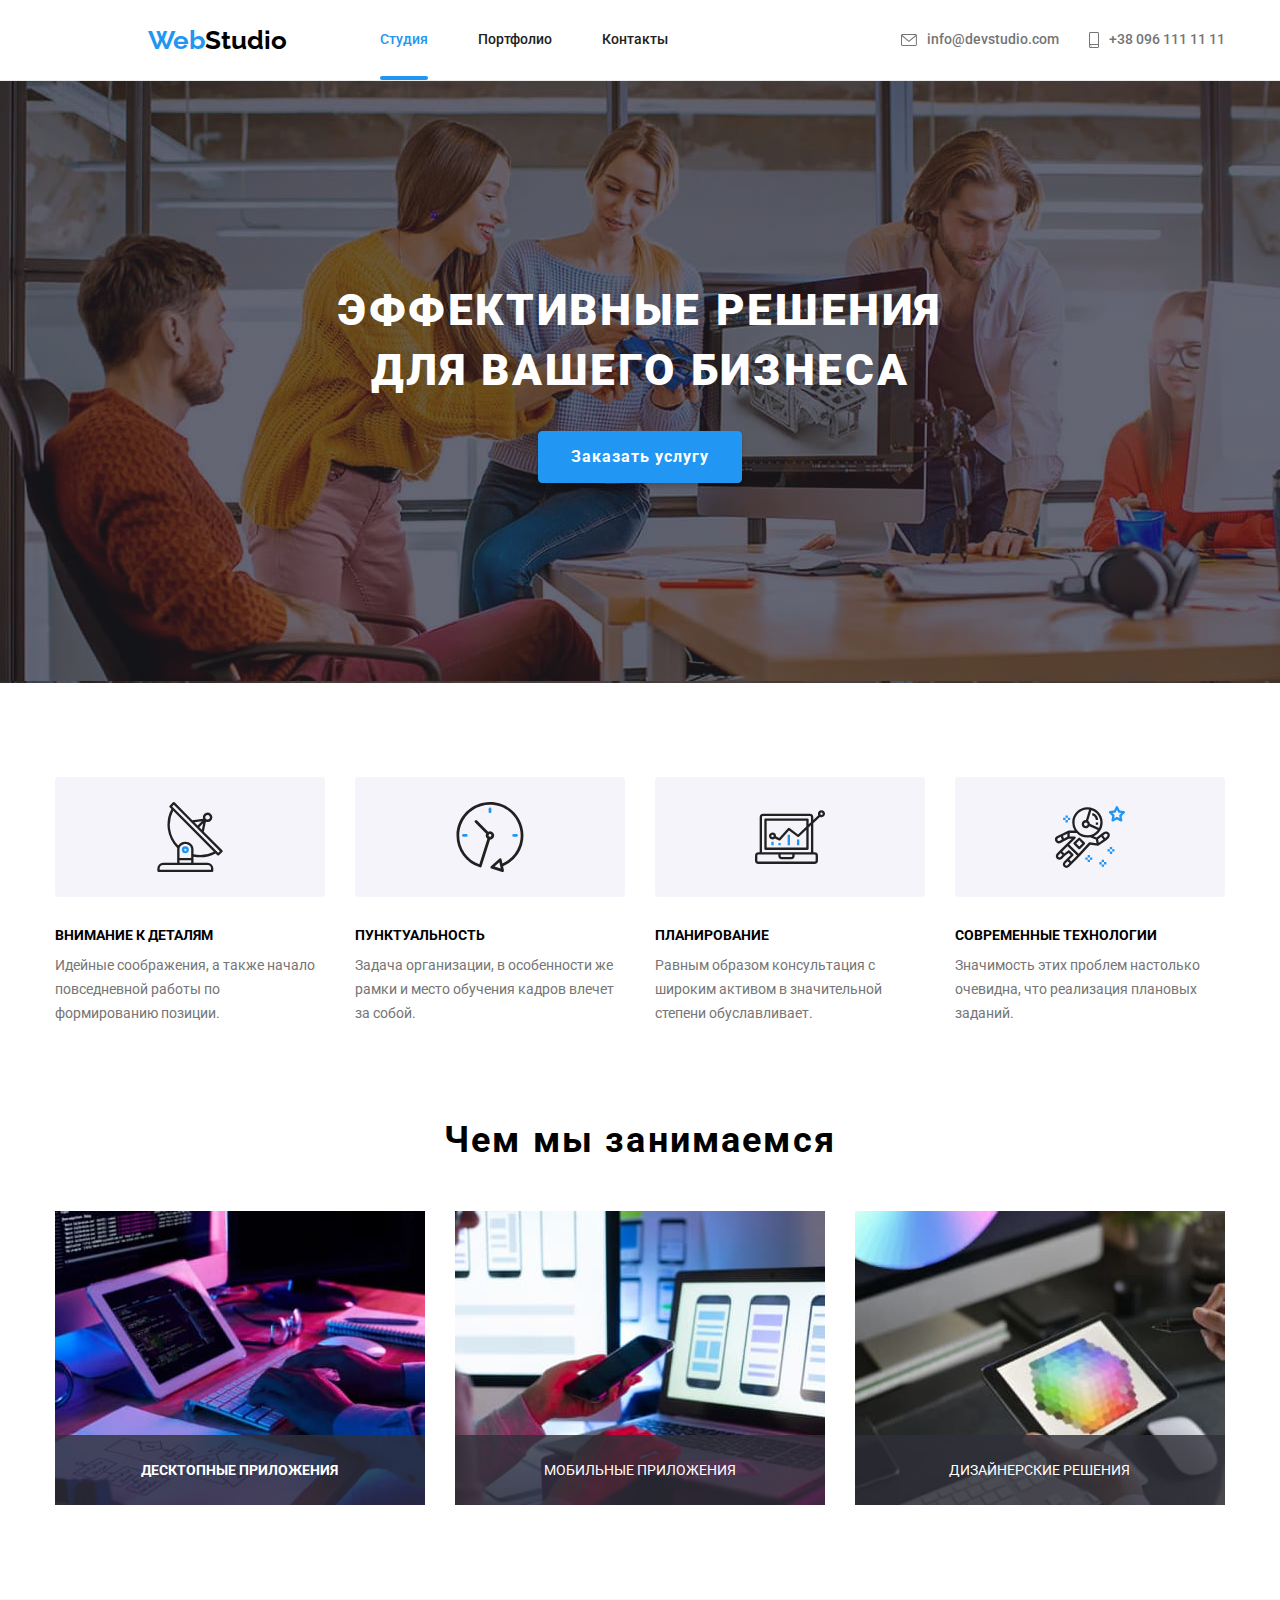
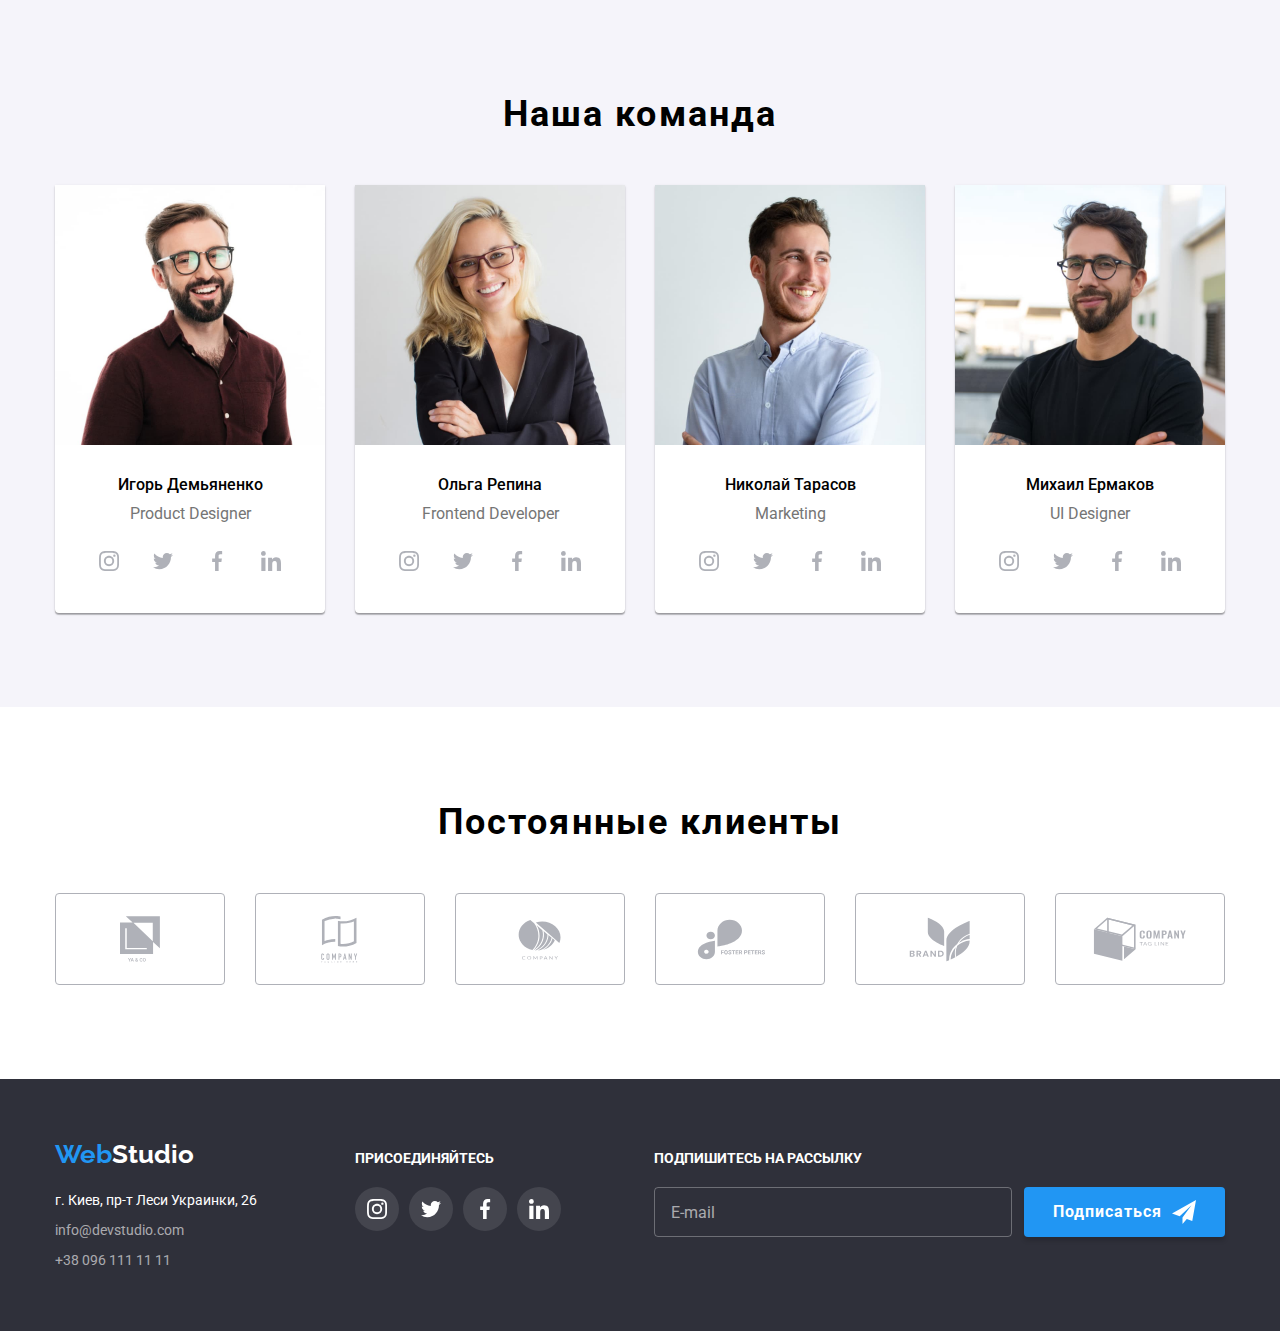
<file: index.html>
<!DOCTYPE html>
<html lang="ru">
  <head>
    <meta charset="UTF-8" />
    <meta http-equiv="X-UA-Compatible" content="IE=edge" />
    <meta name="viewport" content="width=device-width, initial-scale=1.0" />
    <link
      href="https://fonts.googleapis.com/css2?family=Raleway:wght@700&family=Roboto:wght@400;500;700;900&display=swap"
      rel="stylesheet"
    />
    <link
      rel="stylesheet"
      href="https://cdnjs.cloudflare.com/ajax/libs/modern-normalize/1.1.0/modern-normalize.min.css"
    />
    <link rel="stylesheet" href="./css/main.min.css">
    <title>WebStudio</title>
  </head>

  <body>
    <header class="header">
      <div class="header__container container">
        <nav class="navigation">
          <a href="./index.html" lang="en" class="header__logo logo"
            ><span class="logo--accent">Web</span>Studio</a
          >
          <ul class="navigation">
            <li class="navigation__item">
              <a
                href="./index.html"
                class="navigation__link navigation__link--current"
                >Студия</a
              >
            </li>
            <li class="navigation__item">
              <a href="./portfolio.html" class="navigation__link">Портфолио</a>
            </li>
            <li class="navigation__item">
              <a href="#" class="navigation__link">Контакты</a>
            </li>
          </ul>
        </nav>
        <ul class="contact">
          <li class="contact__item">
            <a
              href="mailto:info@devstudio.com"
              class="contact__link contact__link--secondary-color"
              ><svg width="16" height="12" class="contact__icon">
                <use href="./images/svg/icons.svg#icon-envelope"></use>
              </svg>
              info@devstudio.com</a
            >
          </li>
          <li class="ccontact__item">
            <a
              href="tel:+380961111111"
              class="contact__link contact__link--secondary-color"
              ><svg width="10" height="16" class="contact__icon">
                <use href="./images/svg/icons.svg#icon-smartphone"></use></svg
              >+38 096 111 11 11</a
            >
          </li>
        </ul>
      </div>
    </header>
    <main>
      <section class="hero">
        <div class="hero__container container">
          <h1 class="hero__title">Эффективные решения для вашего бизнеса</h1>
          <button type="button" class="button__hero button" data-modal-open>
            Заказать услугу
          </button>
        </div>
      </section>
      <section class="section">
        <div class="container">
          <h2 class="section__title visually-hidden">Наши особенности</h2>
          <ul class="advantages__list card-set">
            <li class="advantages__item card-item">
              <div class="advantages__icon">
                <svg width="70" height="70">
                  <use href="./images/svg/icons.svg#icon-antenna"></use>
                </svg>
              </div>
              <h3 class="advantages__title">Внимание к деталям</h3>
              <p class="advantages__text">
                Идейные соображения, а также начало повседневной работы по
                формированию позиции.
              </p>
            </li>
            <li class="advantages__item card-item">
              <div class="advantages__icon">
                <svg width="70" height="70">
                  <use href="./images/svg/icons.svg#icon-clock"></use>
                </svg>
              </div>
              <h3 class="advantages__title">Пунктуальность</h3>
              <p class="advantages__text">
                Задача организации, в особенности же рамки и место обучения
                кадров влечет за собой.
              </p>
            </li>
            <li class="advantages__item card-item">
              <div class="advantages__icon">
                <svg width="70" height="70">
                  <use href="./images/svg/icons.svg#icon-diagram"></use>
                </svg>
              </div>
              <h3 class="advantages__title">Планирование</h3>
              <p class="advantages__text">
                Равным образом консультация с широким активом в значительной
                степени обуславливает.
              </p>
            </li>
            <li class="advantages__item card-item">
              <div class="advantages__icon">
                <svg width="70" height="70">
                  <use href="./images/svg/icons.svg#icon-astronaut"></use>
                </svg>
              </div>
              <h3 class="advantages__title">Современные технологии</h3>
              <p class="advantages__text">
                Значимость этих проблем настолько очевидна, что реализация
                плановых заданий.
              </p>
            </li>
          </ul>
        </div>
      </section>
      <section class="work section">
        <div class="container">
          <h2 class="section__title">Чем мы занимаемся</h2>
          <ul class="work__list card-set">
            <li class="work__item card-item">
              <img
                src="./images/whatdo/01.jpeg"
                alt="Десктопные приложения"
                width="370"
              />
              <h3 class="work__label">Десктопные приложения</h3>
            </li>
            <li class="work__item card-item">
              <img
                src="./images/whatdo/02.jpeg"
                alt="Мобильные приложения"
                width="370"
              />
              <p class="work__label">Мобильные приложения</p>
            </li>
            <li class="work__item card-item">
              <img
                src="./images/whatdo/03.jpeg"
                alt="Дизайнерские решения"
                width="370"
              />
              <p class="work__label">Дизайнерские решения</p>
            </li>
          </ul>
        </div>
      </section>
      <section class="team section">
        <div class="container">
          <h2 class="section__title">Наша команда</h2>
          <ul class="members card-set">
            <li class="members__item card-item">
              <img
                src="./images/ourteam/01.jpeg"
                alt="Игорь Демьяненко"
                width="270"
              />
              <div class="members__description">
                <h3 class="members__name">Игорь Демьяненко</h3>
                <p class="members__text">Product Designer</p>
                <ul class="social-networks">
                  <li class="social-networks__item">
                    <a
                      class="social-networks__link"
                      href="https://instagram.com/"
                      target="_blank"
                      aria-label="иконка Инстаграм"
                    >
                      <svg width="20" height="20">
                        <use href="./images/svg/icons.svg#icon-instagram"></use>
                      </svg>
                    </a>
                  </li>
                  <li class="social-networks__item">
                    <a
                      class="social-networks__link"
                      href="https://twitter.com/"
                      target="_blank"
                      aria-label="иконка Твиттер"
                    >
                      <svg width="20" height="20">
                        <use href="./images/svg/icons.svg#icon-twitter"></use>
                      </svg>
                    </a>
                  </li>
                  <li class="social-networks__item">
                    <a
                      class="social-networks__link"
                      href="https://facebook.com/"
                      target="_blank"
                      aria-label="иконка Фейсбук"
                    >
                      <svg width="20" height="20">
                        <use href="./images/svg/icons.svg#icon-facebook"></use>
                      </svg>
                    </a>
                  </li>
                  <li class="social-networks__item">
                    <a
                      class="social-networks__link"
                      href="https://linkedin.com/"
                      target="_blank"
                      aria-label="иконка Линкедин"
                    >
                      <svg width="20" height="20">
                        <use href="./images/svg/icons.svg#icon-linkedin"></use>
                      </svg>
                    </a>
                  </li>
                </ul>
              </div>
            </li>
            <li class="members__item card-item">
              <img
                src="./images/ourteam/02.jpeg"
                alt="Ольга Репина"
                width="270"
              />
              <div class="members__description">
                <h3 class="members__name">Ольга Репина</h3>
                <p class="members__text">Frontend Developer</p>
                <ul class="social-networks">
                  <li class="social-networks__item">
                    <a
                      class="social-networks__link"
                      href="https://instagram.com/"
                      target="_blank"
                      aria-label="иконка Инстаграм"
                    >
                      <svg width="20" height="20">
                        <use href="./images/svg/icons.svg#icon-instagram"></use>
                      </svg>
                    </a>
                  </li>
                  <li class="social-networks__item">
                    <a
                      class="social-networks__link"
                      href="https://twitter.com/"
                      target="_blank"
                      aria-label="иконка Твиттер"
                    >
                      <svg width="20" height="20">
                        <use href="./images/svg/icons.svg#icon-twitter"></use>
                      </svg>
                    </a>
                  </li>
                  <li class="social-networks__item">
                    <a
                      class="social-networks__link"
                      href="https://facebook.com/"
                      target="_blank"
                      aria-label="иконка Фейсбук"
                    >
                      <svg width="20" height="20">
                        <use href="./images/svg/icons.svg#icon-facebook"></use>
                      </svg>
                    </a>
                  </li>
                  <li class="social-networks__item">
                    <a
                      class="social-networks__link"
                      href="https://linkedin.com/"
                      target="_blank"
                      aria-label="иконка Линкедин"
                    >
                      <svg width="20" height="20">
                        <use href="./images/svg/icons.svg#icon-linkedin"></use>
                      </svg>
                    </a>
                  </li>
                </ul>
              </div>
            </li>
            <li class="members__item card-item">
              <img
                src="./images/ourteam/03.jpeg"
                alt="Николай Тарасов"
                width="270"
              />
              <div class="members__description">
                <h3 class="members__name">Николай Тарасов</h3>
                <p class="members__text">Marketing</p>
                <ul class="social-networks">
                  <li class="social-networks__item">
                    <a
                      class="social-networks__link"
                      href="https://instagram.com/"
                      target="_blank"
                      aria-label="иконка Инстаграм"
                    >
                      <svg width="20" height="20">
                        <use href="./images/svg/icons.svg#icon-instagram"></use>
                      </svg>
                    </a>
                  </li>
                  <li class="social-networks__item">
                    <a
                      class="social-networks__link"
                      href="https://twitter.com/"
                      target="_blank"
                      aria-label="иконка Твиттер"
                    >
                      <svg width="20" height="20">
                        <use href="./images/svg/icons.svg#icon-twitter"></use>
                      </svg>
                    </a>
                  </li>
                  <li class="social-networks__item">
                    <a
                      class="social-networks__link"
                      href="https://facebook.com/"
                      target="_blank"
                      aria-label="иконка Фейсбук"
                    >
                      <svg width="20" height="20">
                        <use href="./images/svg/icons.svg#icon-facebook"></use>
                      </svg>
                    </a>
                  </li>
                  <li class="social-networks__item">
                    <a
                      class="social-networks__link"
                      href="https://linkedin.com/"
                      target="_blank"
                      aria-label="иконка Линкедин"
                    >
                      <svg width="20" height="20">
                        <use href="./images/svg/icons.svg#icon-linkedin"></use>
                      </svg>
                    </a>
                  </li>
                </ul>
              </div>
            </li>
            <li class="members__item card-item">
              <img
                src="./images/ourteam/04.jpeg"
                alt="Игорь Демьяненко"
                width="270"
              />
              <div class="members__description">
                <h3 class="members__name">Михаил Ермаков</h3>
                <p class="members__text">UI Designer</p>
                <ul class="social-networks">
                  <li class="social-networks__item">
                    <a
                      class="social-networks__link"
                      href="https://instagram.com/"
                      target="_blank"
                      aria-label="иконка Инстаграм"
                    >
                      <svg width="20" height="20">
                        <use href="./images/svg/icons.svg#icon-instagram"></use>
                      </svg>
                    </a>
                  </li>
                  <li class="social-networks__item">
                    <a
                      class="social-networks__link"
                      href="https://twitter.com/"
                      target="_blank"
                      aria-label="иконка Твиттер"
                    >
                      <svg width="20" height="20">
                        <use href="./images/svg/icons.svg#icon-twitter"></use>
                      </svg>
                    </a>
                  </li>
                  <li class="social-networks__item">
                    <a
                      class="social-networks__link"
                      href="https://facebook.com/"
                      target="_blank"
                      aria-label="иконка Фейсбук"
                    >
                      <svg width="20" height="20">
                        <use href="./images/svg/icons.svg#icon-facebook"></use>
                      </svg>
                    </a>
                  </li>
                  <li class="social-networks__item">
                    <a
                      class="social-networks__link"
                      href="https://linkedin.com/"
                      target="_blank"
                      aria-label="иконка Линкедин"
                    >
                      <svg width="20" height="20">
                        <use href="./images/svg/icons.svg#icon-linkedin"></use>
                      </svg>
                    </a>
                  </li>
                </ul>
              </div>
            </li>
          </ul>
        </div>
      </section>
      <section class="clients section">
        <div class="container">
          <h2 class="section__title">Постоянные клиенты</h2>
          <ul class="client__list card-set">
            <li class="client__item card-item">
              <a href="" class="client__link">
                <svg width="40" height="52">
                  <use href="./images/svg/icons.svg#icon-client01"></use>
                </svg>
              </a>
            </li>
            <li class="client__item card-item">
              <a href="" class="client__link">
                <svg width="41" height="46.7">
                  <use href="./images/svg/icons.svg#icon-client02"></use>
                </svg>
              </a>
            </li>
            <li class="client__item card-item">
              <a href="" class="client__link">
                <svg width="43" height="41">
                  <use href="./images/svg/icons.svg#icon-client03"></use>
                </svg>
              </a>
            </li>
            <li class="client__item card-item">
              <a href="" class="client__link">
                <svg width="85" height="41">
                  <use href="./images/svg/icons.svg#icon-client04"></use>
                </svg>
              </a>
            </li>
            <li class="client__item card-item">
              <a href="" class="client__link">
                <svg width="62" height="45">
                  <use href="./images/svg/icons.svg#icon-client05"></use>
                </svg>
              </a>
            </li>
            <li class="client__item card-item">
              <a href="" class="client__link">
                <svg width="94" height="44">
                  <use href="./images/svg/icons.svg#icon-client06"></use>
                </svg>
              </a>
            </li>
          </ul>
        </div>
      </section>
    </main>
    <footer class="footer">
      <div class="footer__container container">
        <div class="address">
          <a href="./index.html" lang="en" class="logo__footer logo"
            ><span class="logo--accent">Web</span>Studio</a
          >
          <address class="address__list">
            <a
              class="address__link address__link--white-color"
              href="https://goo.gl/maps/AdBMTaJ7GCbu6DjX8"
              >г. Киев, пр-т Леси Украинки, 26</a
            >
            <a class="address__link" href="mailto:info@devstudio.com"
              >info@devstudio.com</a
            >
            <a class="address__link" href="tel:+380961111111"
              >+38 096 111 11 11</a
            >
          </address>
        </div>
        <div class="join">
          <h2 class="join__title sub-title">Присоединяйтесь</h2>
          <ul class="social-networks">
            <li class="social-networks__item">
              <a
                class="social-networks__link social-networks__link--bg-color"
                href="https://instagram.com/"
                target="_blank"
                aria-label="иконка Инстаграм"
              >
                <svg width="20" height="20">
                  <use href="./images/svg/icons.svg#icon-instagram"></use>
                </svg>
              </a>
            </li>
            <li class="social-networks__item">
              <a
                class="social-networks__link social-networks__link--bg-color"
                href="https://twitter.com/"
                target="_blank"
                aria-label="иконка Твиттер"
              >
                <svg width="20" height="20">
                  <use href="./images/svg/icons.svg#icon-twitter"></use>
                </svg>
              </a>
            </li>
            <li class="social-networks__item">
              <a
                class="social-networks__link social-networks__link--bg-color"
                href="https://facebook.com/"
                target="_blank"
                aria-label="иконка Фейсбук"
              >
                <svg width="20" height="20">
                  <use href="./images/svg/icons.svg#icon-facebook"></use>
                </svg>
              </a>
            </li>
            <li class="social-networks__item">
              <a
                class="social-networks__link social-networks__link--bg-color"
                href="https://linkedin.com/"
                target="_blank"
                aria-label="иконка Линкедин"
              >
                <svg width="20" height="20">
                  <use href="./images/svg/icons.svg#icon-linkedin"></use>
                </svg>
              </a>
            </li>
          </ul>
        </div>
        <div class="subscription">
          <h2 class="sub-title">Подпишитесь на рассылку</h2>
          <form action="#" class="form-subscription js-speaker-modal-form">
            <label class="form-subscription__label">
              <input
                class="form-subscription__input"
                type="email"
                name="email"
                placeholder="E-mail"
              />
            </label>
            <button class="button__form-subscription" type="submit">
              Подписаться
              <svg class="form-subscription__icon" width="24" height="24">
                <use href="./images/svg/icons.svg#icon-icon-send"></use>
              </svg>
            </button>
          </form>
        </div>
      </div>
    </footer>
    <div class="backdrop is-hidden" data-modal>
      <div class="backdrop__modal modal">
        <button class="button__modal--close" type="button" data-modal-close>
          <svg width="18" height="18">
            <use href="./images/svg/icons.svg#icon-close-model"></use>
          </svg>
        </button>
        <form class="modal-form js-speaker-form" action="#">
          <h2 class="modal-form__title">
            Оставьте свои данные, мы вам перезвоним
          </h2>
          <label class="modal-form__label">
            <span class="modal-form__name">Имя</span>
            <input class="modal-form__input" type="text" name="name" required />
            <svg class="modal-form__icon" width="18" height="18">
              <use href="./images/svg/icons.svg#icon-name-form"></use>
            </svg>
          </label>
          <label class="modal-form__label">
            <span class="modal-form__name">Телефон</span>
            <input class="modal-form__input" type="tel" name="tel" required />
            <svg class="modal-form__icon" width="18" height="18">
              <use href="./images/svg/icons.svg#icon-phone-form"></use>
            </svg>
          </label>
          <label class="modal-form__label">
            <span class="modal-form__name">Почта</span>
            <input
              class="modal-form__input"
              type="email"
              name="email"
              required
            />
            <svg class="modal-form__icon" width="18" height="18">
              <use href="./images/svg/icons.svg#icon-email-form"></use>
            </svg>
          </label>
          <label class="modal-form__label">
            <span class="modal-form__name">Комментарий</span>
            <textarea
              type="text"
              class="modal-form__textarea"
              name="comment"
              placeholder="Введите текст"
            ></textarea>
          </label>
          <label class="checkbox">
            <input
              class="checkbox__input visually-hidden"
              type="checkbox"
              name="policy"
              required
            />
            <span class="checkbox__icon"></span>
            <span class="checkbox__text"
              >Соглашаюсь с рассылкой и принимаю
              <a href="#" class="checkbox__link-policy">Условия договора</a>
            </span>
          </label>
          <button type="submit" class="button__modal-form">Отправить</button>
        </form>
      </div>
    </div>
    <script src="./js/modal.js"></script>
  </body>
</html>
</file>
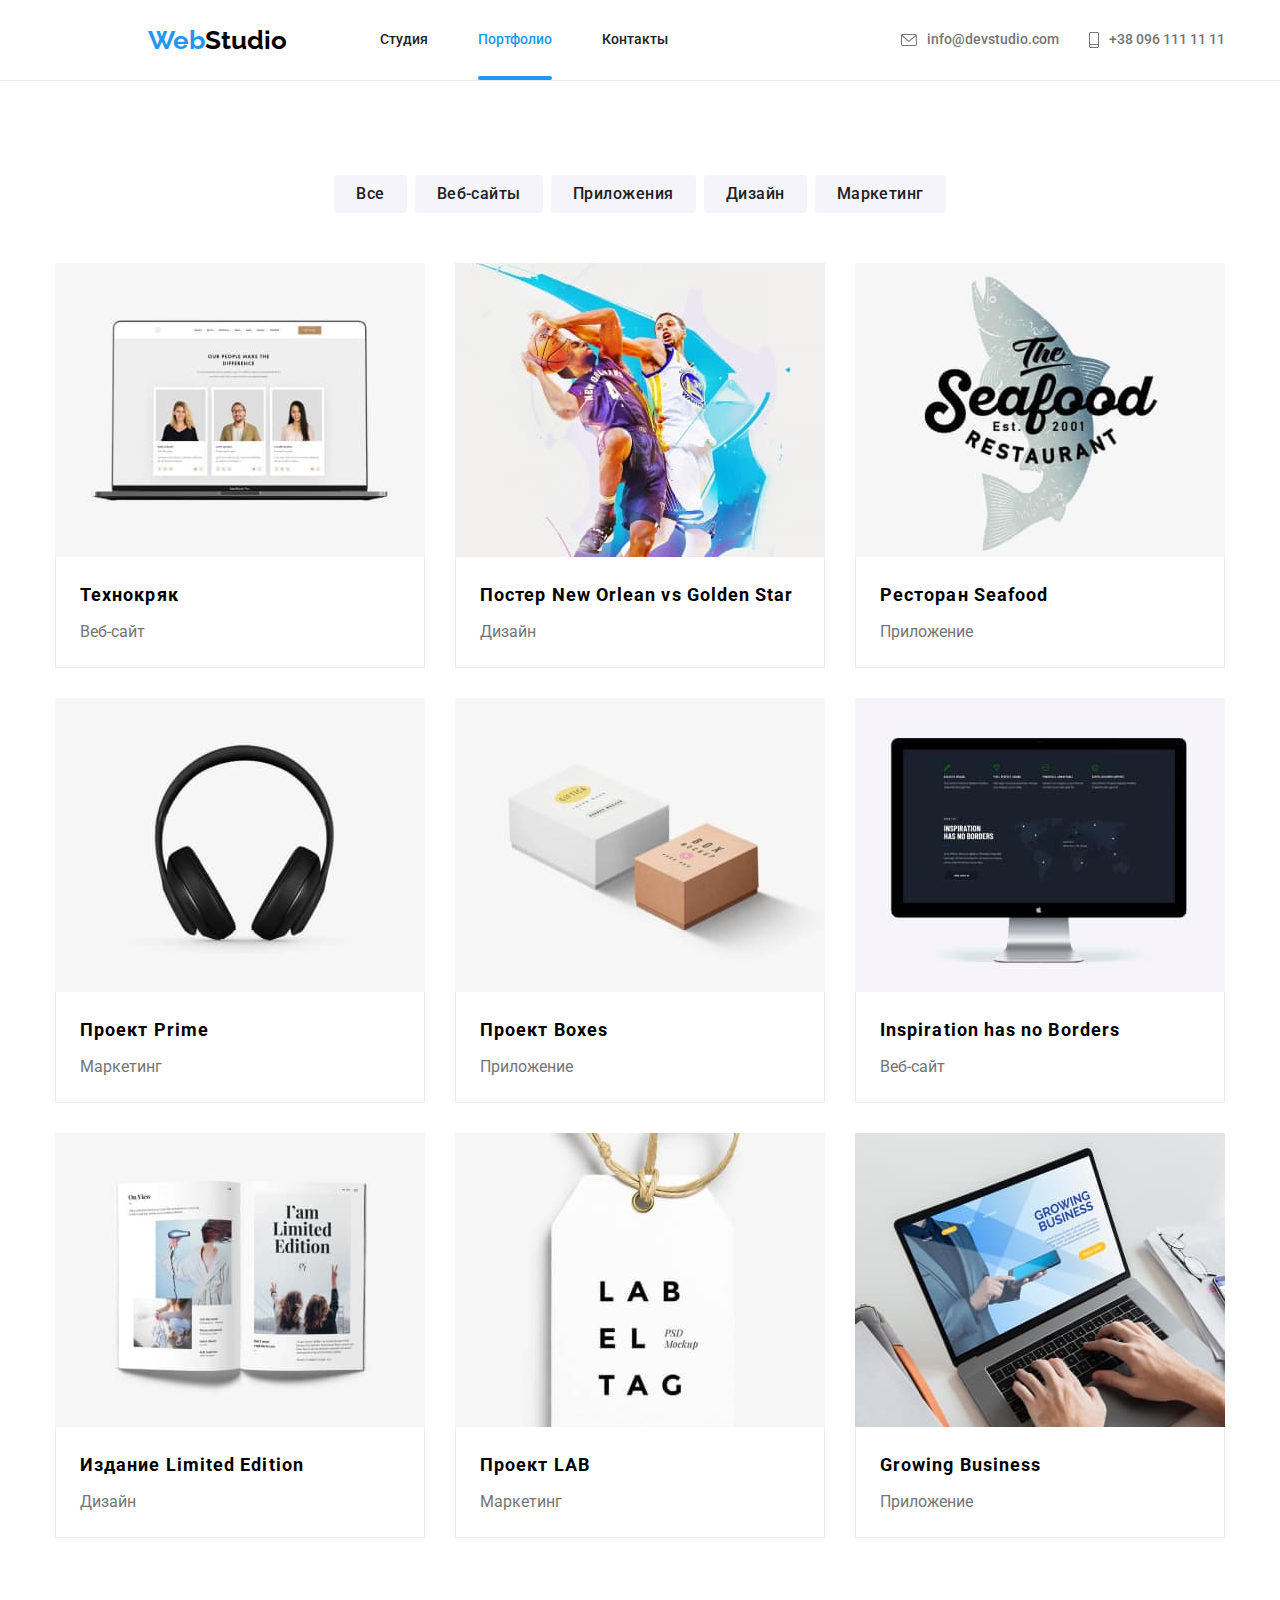
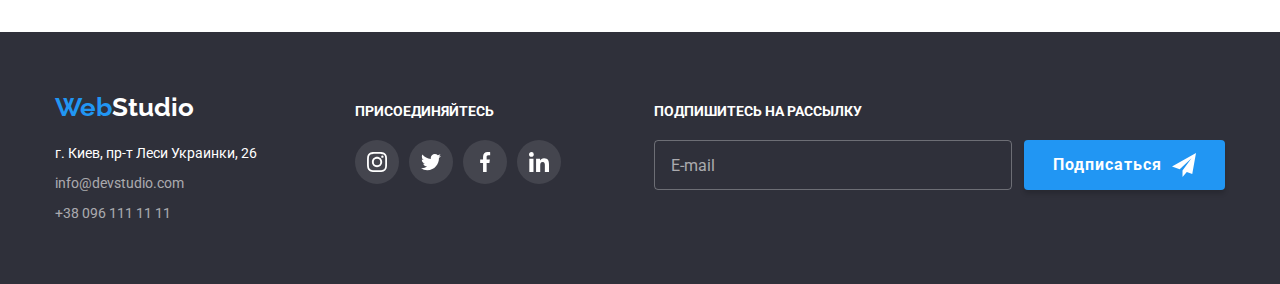
<file: portfolio.html>
<!DOCTYPE html>
<html lang="ru">
  <head>
    <meta charset="UTF-8" />
    <meta http-equiv="X-UA-Compatible" content="IE=edge" />
    <meta name="viewport" content="width=device-width, initial-scale=1.0" />
    <link
      href="https://fonts.googleapis.com/css2?family=Raleway:wght@700&family=Roboto:wght@400;500;700;900&display=swap"
      rel="stylesheet"
    />
    <link
      rel="stylesheet"
      href="https://cdnjs.cloudflare.com/ajax/libs/modern-normalize/1.1.0/modern-normalize.min.css"
    />
    <link rel="stylesheet" href="./css/portfolio.min.css" />
    <title>Portfolio</title>
  </head>
  <body>
    <header class="header">
      <div class="header__container container">
        <nav class="navigation">
          <a href="./index.html" lang="en" class="header__logo logo"
            ><span class="logo--accent">Web</span>Studio</a
          >
          <ul class="navigation">
            <li class="navigation__item">
              <a href="./index.html" class="navigation__link">Студия</a>
            </li>
            <li class="navigation__item">
              <a
                href="./portfolio.html"
                class="navigation__link navigation__link--current"
                >Портфолио</a
              >
            </li>
            <li class="navigation__item">
              <a href="#" class="navigation__link">Контакты</a>
            </li>
          </ul>
        </nav>
        <ul class="contact">
          <li class="contact__item">
            <a
              href="mailto:info@devstudio.com"
              class="contact__link contact__link--secondary-color"
              ><svg width="16" height="12" class="contact__icon">
                <use href="./images/svg/icons.svg#icon-envelope"></use>
              </svg>
              info@devstudio.com</a
            >
          </li>
          <li class="ccontact__item">
            <a
              href="tel:+380961111111"
              class="contact__link contact__link--secondary-color"
              ><svg width="10" height="16" class="contact__icon">
                <use href="./images/svg/icons.svg#icon-smartphone"></use></svg
              >+38 096 111 11 11</a
            >
          </li>
        </ul>
      </div>
    </header>
    <main>
      <section class="section">
        <div class="container">
          <h1 class="section__title visually-hidden">Наше портфолио</h1>
          <ul class="button__list">
            <li class="button__item">
              <button type="button" class="button__filter button">Все</button>
            </li>
            <li class="button__item">
              <button type="button" class="button__filter button">
                Веб-сайты
              </button>
            </li>
            <li class="button__item">
              <button type="button" class="button__filter button">
                Приложения
              </button>
            </li>
            <li class="button__item">
              <button type="button" class="button__filter button">
                Дизайн
              </button>
            </li>
            <li class="button__item">
              <button type="button" class="button__filter button">
                Маркетинг
              </button>
            </li>
          </ul>
          <ul class="card-set">
            <li class="card card-item">
              <div class="card__overlay">
                <img
                  src="./images/portfolio-project/01.jpeg"
                  alt="Веб-сайт"
                  width="370"
                />
                <p class="card__description">
                  Ресурс предлагает комплексные предложения с разным уровнем
                  функционала и сервисов. Все это позволит посетителю получить
                  исчерпывающие сведения о компании или частном лице.
                </p>
              </div>
              <div class="card__info">
                <h2 class="card__title">Технокряк</h2>
                <p class="card__text">Веб-сайт</p>
              </div>
            </li>
            <li class="card card-item">
              <div class="card__overlay">
                <img
                  src="./images/portfolio-project/02.jpeg"
                  alt="Веб-сайт"
                  width="370"
                />
                <p class="card__description">
                  Ресурс предлагает комплексные предложения с разным уровнем
                  функционала и сервисов. Все это позволит посетителю получить
                  исчерпывающие сведения о компании или частном лице.
                </p>
              </div>
              <div class="card__info">
                <h2 class="card__title">Постер New Orlean vs Golden Star</h2>
                <p class="card__text">Дизайн</p>
              </div>
            </li>
            <li class="card card-item">
              <div class="card__overlay">
                <img
                  src="./images/portfolio-project/03.jpeg"
                  alt="Веб-сайт"
                  width="370"
                />
                <p class="card__description">
                  Ресурс предлагает комплексные предложения с разным уровнем
                  функционала и сервисов. Все это позволит посетителю получить
                  исчерпывающие сведения о компании или частном лице.
                </p>
              </div>
              <div class="card__info">
                <h2 class="card__title">Ресторан Seafood</h2>
                <p class="card__text">Приложение</p>
              </div>
            </li>
            <li class="card card-item">
              <div class="card__overlay">
                <img
                  src="./images/portfolio-project/04.jpeg"
                  alt="Веб-сайт"
                  width="370"
                />
                <p class="card__description">
                  Ресурс предлагает комплексные предложения с разным уровнем
                  функционала и сервисов. Все это позволит посетителю получить
                  исчерпывающие сведения о компании или частном лице.
                </p>
              </div>
              <div class="card__info">
                <h2 class="card__title">Проект Prime</h2>
                <p class="card__text">Маркетинг</p>
              </div>
            </li>
            <li class="card card-item">
              <div class="card__overlay">
                <img
                  src="./images/portfolio-project/05.jpeg"
                  alt="Веб-сайт"
                  width="370"
                />
                <p class="card__description">
                  Ресурс предлагает комплексные предложения с разным уровнем
                  функционала и сервисов. Все это позволит посетителю получить
                  исчерпывающие сведения о компании или частном лице.
                </p>
              </div>
              <div class="card__info">
                <h2 class="card__title">Проект Boxes</h2>
                <p class="card__text">Приложение</p>
              </div>
            </li>
            <li class="card card-item">
              <div class="card__overlay">
                <img
                  src="./images/portfolio-project/06.jpeg"
                  alt="Веб-сайт"
                  width="370"
                />
                <p class="card__description">
                  Ресурс предлагает комплексные предложения с разным уровнем
                  функционала и сервисов. Все это позволит посетителю получить
                  исчерпывающие сведения о компании или частном лице.
                </p>
              </div>
              <div class="card__info">
                <h2 class="card__title">Inspiration has no Borders</h2>
                <p class="card__text">Веб-сайт</p>
              </div>
            </li>
            <li class="card card-item">
              <div class="card__overlay">
                <img
                  src="./images/portfolio-project/07.jpeg"
                  alt="Веб-сайт"
                  width="370"
                />
                <p class="card__description">
                  Ресурс предлагает комплексные предложения с разным уровнем
                  функционала и сервисов. Все это позволит посетителю получить
                  исчерпывающие сведения о компании или частном лице.
                </p>
              </div>
              <div class="card__info">
                <h2 class="card__title">Издание Limited Edition</h2>
                <p class="card__text">Дизайн</p>
              </div>
            </li>
            <li class="card card-item">
              <div class="card__overlay">
                <img
                  src="./images/portfolio-project/08.jpeg"
                  alt="Веб-сайт"
                  width="370"
                />
                <p class="card__description">
                  Ресурс предлагает комплексные предложения с разным уровнем
                  функционала и сервисов. Все это позволит посетителю получить
                  исчерпывающие сведения о компании или частном лице.
                </p>
              </div>
              <div class="card__info">
                <h2 class="card__title">Проект LAB</h2>
                <p class="card__text">Маркетинг</p>
              </div>
            </li>
            <li class="card card-item">
              <div class="card__overlay">
                <img
                  src="./images/portfolio-project/09.jpeg"
                  alt="Веб-сайт"
                  width="370"
                />
                <p class="card__description">
                  Ресурс предлагает комплексные предложения с разным уровнем
                  функционала и сервисов. Все это позволит посетителю получить
                  исчерпывающие сведения о компании или частном лице.
                </p>
              </div>
              <div class="card__info">
                <h2 class="card__title">Growing Business</h2>
                <p class="card__text">Приложение</p>
              </div>
            </li>
          </ul>
        </div>
      </section>
    </main>
    <footer class="footer">
      <div class="footer__container container">
        <div class="address">
          <a href="./index.html" lang="en" class="logo__footer logo"
            ><span class="logo--accent">Web</span>Studio</a
          >
          <address class="address__list">
            <a
              class="address__link address__link--white-color"
              href="https://goo.gl/maps/AdBMTaJ7GCbu6DjX8"
              >г. Киев, пр-т Леси Украинки, 26</a
            >
            <a class="address__link" href="mailto:info@devstudio.com"
              >info@devstudio.com</a
            >
            <a class="address__link" href="tel:+380961111111"
              >+38 096 111 11 11</a
            >
          </address>
        </div>
        <div class="join">
          <h2 class="join__title sub-title">Присоединяйтесь</h2>
          <ul class="social-networks">
            <li class="social-networks__item">
              <a
                class="social-networks__link social-networks__link--bg-color"
                href="https://instagram.com/"
                target="_blank"
                aria-label="иконка Инстаграм"
              >
                <svg width="20" height="20">
                  <use href="./images/svg/icons.svg#icon-instagram"></use>
                </svg>
              </a>
            </li>
            <li class="social-networks__item">
              <a
                class="social-networks__link social-networks__link--bg-color"
                href="https://twitter.com/"
                target="_blank"
                aria-label="иконка Твиттер"
              >
                <svg width="20" height="20">
                  <use href="./images/svg/icons.svg#icon-twitter"></use>
                </svg>
              </a>
            </li>
            <li class="social-networks__item">
              <a
                class="social-networks__link social-networks__link--bg-color"
                href="https://facebook.com/"
                target="_blank"
                aria-label="иконка Фейсбук"
              >
                <svg width="20" height="20">
                  <use href="./images/svg/icons.svg#icon-facebook"></use>
                </svg>
              </a>
            </li>
            <li class="social-networks__item">
              <a
                class="social-networks__link social-networks__link--bg-color"
                href="https://linkedin.com/"
                target="_blank"
                aria-label="иконка Линкедин"
              >
                <svg width="20" height="20">
                  <use href="./images/svg/icons.svg#icon-linkedin"></use>
                </svg>
              </a>
            </li>
          </ul>
        </div>
        <div class="subscription">
          <h2 class="sub-title">Подпишитесь на рассылку</h2>
          <form action="#" class="form-subscription js-speaker-modal-form">
            <label class="form-subscription__label">
              <input
                class="form-subscription__input"
                type="email"
                name="email"
                placeholder="E-mail"
              />
            </label>
            <button class="button__form-subscription" type="submit">
              Подписаться
              <svg class="form-subscription__icon" width="24" height="24">
                <use href="./images/svg/icons.svg#icon-icon-send"></use>
              </svg>
            </button>
          </form>
        </div>
      </div>
    </footer>
  </body>
</html>
</file>
<file: css/main.min.css>
h1,h2,h3,p,ul,a{list-style:none;text-decoration:none;margin:0;padding:0}img{display:block;max-width:100%;height:auto}body{background-color:var(--primary-bg-color);color:var(--main-text-color);font-family:"Roboto",sans-serif;letter-spacing:var(--letter-spacing)}.visually-hidden{position:absolute;width:1px;height:1px;margin:-1px;border:0;padding:0;white-space:nowrap;clip-path:inset(100%);clip:rect(0 0 0 0);overflow:hidden}.container{width:1200px;margin-right:auto;margin-left:auto;padding-left:15px;padding-right:15px}.section{padding:94px 0}.section__title{margin-bottom:50px;font-size:36px;line-height:1.17;text-align:center;letter-spacing:.06em}.card-set{display:flex;flex-wrap:wrap;gap:30px}.card-item{display:block}.header{border-bottom:1px solid #ececec}.header__container{display:flex;align-items:center}.logo{font-family:"Raleway",sans-serif;font-weight:700;font-size:26px;line-height:1.19;color:#000}.logo--accent{color:#2196f3}.logo__footer{color:#fff}.navigation{display:flex;align-items:center;margin-left:93px}.navigation__item:not(:last-child){margin-right:50px}.navigation__link{display:block;padding:32px 0;font-weight:500;font-size:14px;line-height:1.14;color:#212121;transitioN:color 250ms cubic-bezier(0.4, 0, 0.2, 1)}.navigation__link--current{position:relative;color:#2196f3}.navigation__link--current::after{content:"";position:absolute;width:100%;height:4px;left:0;bottom:0;background:#2196f3;border-radius:2px}.navigation__link:hover{color:#2196f3}.contact{display:flex;align-items:center;margin-left:auto}.contact__icon{margin-right:10px;fill:currentColor}.contact__link{display:flex;align-items:center;padding:32px 0;font-weight:500;font-size:14px;line-height:1.14;color:#757575;transitioN:color 250ms cubic-bezier(0.4, 0, 0.2, 1)}.contact__link:hover,.contact__link:focus{color:#2196f3}.contact__item:not(:last-child){margin-right:30px}.button{font-family:inherit;border:0;border-radius:4px;font-weight:500;font-size:16px;line-height:1.62;letter-spacing:.03em;color:#212121;cursor:pointer}.button__hero{border:1px solid #2196f3;padding:10px 32px;font-weight:700;line-height:1.88;letter-spacing:.06em;background:#2196f3;box-shadow:0px 4px 4px rgba(0,0,0,.15);color:#fff;transition:background 250ms cubic-bezier(0.4, 0, 0.2, 1),border 250ms cubic-bezier(0.4, 0, 0.2, 1),color 250ms cubic-bezier(0.4, 0, 0.2, 1)}.button__hero:hover,.button__hero:focus{border:1px solid #2196f3;background:#fff;color:#2196f3}.button__form-subscription{display:inline-flex;align-items:center;margin-left:12px;height:50px;padding:10px 28px;border:1px solid rgba(0,0,0,0);border-radius:4px;font-weight:700;line-height:1.88;letter-spacing:.06em;color:#fff;fill:currentColor;background-color:#2196f3;cursor:pointer;box-shadow:0px 4px 4px rgba(0,0,0,.15);transition:border 250ms cubic-bezier(0.4, 0, 0.2, 1),background-color 250ms cubic-bezier(0.4, 0, 0.2, 1),color 250ms cubic-bezier(0.4, 0, 0.2, 1)}.button__form-subscription:hover,.button__form-subscription:focus{border:1px solid #2196f3;background-color:#fff;color:#2196f3}.button__list{display:flex;gap:8px;justify-content:center;margin-bottom:50px}.button__filter{padding:6px 22px;background-color:#f5f4fa;cursor:pointer;transitioN:border 250ms cubic-bezier(0.4, 0, 0.2, 1);transitioN:background-color 250ms cubic-bezier(0.4, 0, 0.2, 1);transitioN:color 250ms cubic-bezier(0.4, 0, 0.2, 1)}.button__filter:hover,.button__filter:focus{background-color:#2196f3;color:#fff;filter:drop-shadow(0px 4px 4px rgba(0, 0, 0, 0.25))}.button__modal--close{display:flex;flex-direction:column;align-items:center;justify-content:center;position:absolute;top:8px;right:8px;width:30px;height:30px;border:1px solid rgba(0,0,0,.1);border-radius:50%;background-color:rgba(0,0,0,0);fill:#000;cursor:pointer;transitioN:border 250ms cubic-bezier(0.4, 0, 0.2, 1);transitioN:fill 250ms cubic-bezier(0.4, 0, 0.2, 1)}.button__modal--close:hover{border:1px solid #2196f3;fill:#2196f3}.button__modal-form{display:block;margin:0 auto;padding:10px 56px;font-weight:700;font-size:16px;line-height:1.87;letter-spacing:.06em;color:#fff;background:#2196f3;box-shadow:0px 4px 4px rgba(0,0,0,.15);border:1px solid #2196f3;border-radius:4px;transitioN:border 250ms cubic-bezier(0.4, 0, 0.2, 1);transitioN:background-color 250ms cubic-bezier(0.4, 0, 0.2, 1);transitioN:color 250ms cubic-bezier(0.4, 0, 0.2, 1)}.button__modal-form:hover,.button__modal-form:focus{border:1px solid #2196f3;background-color:#fff;color:#2196f3;cursor:pointer}.hero{max-width:1600px;margin-left:auto;margin-right:auto;background-image:linear-gradient(to right, rgba(47, 48, 58, 0.4), rgba(47, 48, 58, 0.4)),url(../images/hero.jpeg);text-align:center;background-color:#2f303a;color:#fff}.hero__container{padding:200px 0}.hero__title{margin:0 auto;width:696px;margin-bottom:30px;font-weight:900;font-size:44px;line-height:1.36;letter-spacing:.06em;text-transform:uppercase}.advantages__item{flex-basis:calc((100% - 90px)/4)}.advantages__icon{display:flex;margin-bottom:30px;height:120px;align-items:center;justify-content:center;background-color:#f5f4fa;border-radius:4px}.advantages__title{margin-bottom:10px;font-size:14px;line-height:1.15;text-transform:uppercase}.advantages__text{font-size:14px;line-height:1.72;color:#757575}.work{padding-top:0}.work__item{flex-basis:calc((100% - 60px)/3);position:relative}.work__label{display:flex;justify-content:center;align-items:center;position:absolute;bottom:0;width:100%;height:70px;font-size:14px;line-height:16px;text-transform:uppercase;color:#fff;background-color:rgba(47,48,58,.8)}.team{background-color:#f5f4fa}.members__item{flex-basis:calc((100% - 90px)/4);background-color:#fff;box-shadow:0px 1px 3px rgba(0,0,0,.12),0px 1px 1px rgba(0,0,0,.14),0px 2px 1px rgba(0,0,0,.2);border-radius:0px 0px 4px 4px}.members__description{padding:30px 0}.members__name{margin-bottom:10px;font-weight:500;font-size:16px;line-height:1.19;text-align:center}.members__text{margin-bottom:16px;font-size:16px;line-height:1.19;text-align:center;color:#757575}.social-networks{display:flex;justify-content:center;gap:10px}.social-networks__link{display:flex;align-items:center;justify-content:center;width:44px;height:44px;border-radius:50%;color:#afb1b8;fill:currentColor;transitioN:color 250ms cubic-bezier(0.4, 0, 0.2, 1);transitioN:background-color 250ms cubic-bezier(0.4, 0, 0.2, 1);transitioN:box-shadow 250ms cubic-bezier(0.4, 0, 0.2, 1)}.social-networks__link:hover,.social-networks__link:focus{color:#fff;background-color:#2196f3;box-shadow:0px 4px 4px rgba(0,0,0,.25)}.social-networks__link--bg-color{background-color:rgba(255,255,255,.1);color:#fff;fill:currentColor;transitioN:background-color 250ms cubic-bezier(0.4, 0, 0.2, 1)}.client__item{flex-basis:calc((100% - 150px)/6)}.client__link{display:flex;justify-content:center;align-items:center;width:100%;height:92px;border:1px solid #afb1b8;border-radius:4px;color:#afb1b8;fill:currentColor;transitioN:border 250ms cubic-bezier(0.4, 0, 0.2, 1);transitioN:color 250ms cubic-bezier(0.4, 0, 0.2, 1)}.client__link:hover,.client__link:focus{border:1px solid #2196f3;color:#2196f3}.footer{padding:60px 0;background-color:#2f303a}.footer__container{display:flex}.join{margin-left:70px}.sub-title{margin-top:12px;margin-bottom:20px;font-size:14px;line-height:1.14;text-transform:uppercase;color:#fff}.address__list{margin-top:20px}.address__link{display:inline-block;font-style:normal;font-size:14px;line-height:1.5;color:rgba(255,255,255,.6);transition:color 250ms cubic-bezier(0.4, 0, 0.2, 1)}.address__link:not(:last-child){margin-bottom:9px}.address__link--white-color{color:#fff}.address__link:hover,.address__link:focus{color:#2196f3}.subscription{margin-left:93px}.form-subscription{display:flex;align-items:flex-end}.form-subscription__input{width:358px;height:50px;padding-left:16px;border-radius:4px;outline:none;border:1px solid rgba(255,255,255,.3);background-color:rgba(0,0,0,0);font-size:16px;color:#fff}.form-subscription__input::placeholder{line-height:1.25;color:rgba(255,255,255,.6)}.form-subscription__input:focus{border-color:currentColor;cursor:pointer}.form-subscription__icon{margin-left:10px}.backdrop{position:fixed;top:0;left:0;width:100%;height:100%;background:rgba(0,0,0,.2);opacity:1;transitioN:opacity 250ms cubic-bezier(0.4, 0, 0.2, 1)}.is-hidden{opacity:0;pointer-events:none}.is-hidden .modal{transform:translate(-50%, -50%) scale(0) rotate(1deg)}.modal{position:absolute;top:50%;left:50%;width:528px;padding:40px;background:#fff;border-radius:4px;transform:translate(-50%, -50%) scale(1) rotate(360deg);transitioN:transform 250ms cubic-bezier(0.4, 0, 0.2, 1)}.modal__close-button{display:flex;flex-direction:column;align-items:center;justify-content:center;position:absolute;top:8px;right:8px;width:30px;height:30px;border:1px solid rgba(0,0,0,.1);border-radius:50%;background-color:rgba(0,0,0,0);fill:#000;cursor:pointer;transitioN:border 250ms cubic-bezier(0.4, 0, 0.2, 1);transitioN:fill 250ms cubic-bezier(0.4, 0, 0.2, 1)}.modal__close-button:hover{border:1px solid #2196f3;fill:#2196f3}.modal-form__title{margin-bottom:12px;font-size:20px;line-height:1.15;text-align:center}.modal-form__label{display:block;position:relative;margin-bottom:10px;color:#757575}.modal-form__label:focus-within{color:#2196f3}.modal-form__name{display:block;font-size:12px;margin-bottom:4px;line-height:1.17;letter-spacing:.01em;color:currentColor}.modal-form__input{width:100%;height:40px;padding:12px 12px 12px 42px;border:1px solid rgba(33,33,33,.2);border-radius:4px;transitioN:border-color 250ms cubic-bezier(0.4, 0, 0.2, 1)}.modal-form__icon{position:absolute;left:12px;top:50%;fill:#212121;transitioN:fill 250ms cubic-bezier(0.4, 0, 0.2, 1)}.modal-form__input:focus{border-color:#2196f3;outline:none;cursor:pointer}.modal-form__input:hover{cursor:pointer}.modal-form__input:focus+.modal-form__icon{fill:#2196f3}.modal-form__textarea{display:block;width:100%;height:120px;padding:12px 16px;border:1px solid rgba(33,33,33,.2);border-radius:4px;resize:none;transitioN:border-color 250ms cubic-bezier(0.4, 0, 0.2, 1)}.modal-form__textarea::placeholder{font-size:12px;line-height:1.17;letter-spacing:.01em;color:rgba(117,117,117,.5)}.modal-form__textarea:focus{border-color:#2196f3;outline:none;cursor:pointer}.modal-form__textarea:hover{cursor:pointer}.checkbox{display:flex;align-items:center;justify-content:center;margin-top:20px;margin-bottom:30px}.checkbox__icon{width:16px;height:15px;margin-right:7px;border:2px solid #212121;border-radius:2px;transition:background 250ms cubic-bezier(0.4, 0, 0.2, 1)}.checkbox__input:checked+.checkbox__icon{background-image:url(../images/svg/check-icon.svg);background-color:#2196f3;border-color:#2196f3;background-repeat:no-repeat;background-position:center}.checkbox__input:focus+.checkbox__icon{border-color:#2196f3}.checkbox__text{font-size:14px;line-height:1.71;letter-spacing:.03em;color:currentColor}.checkbox__link-policy{text-decoration:underline;color:#2196f3}/*# sourceMappingURL=main.min.css.map */
</file>
<file: css/portfolio.min.css>
h1,h2,h3,p,ul,a{list-style:none;text-decoration:none;margin:0;padding:0}img{display:block;max-width:100%;height:auto}body{background-color:var(--primary-bg-color);color:var(--main-text-color);font-family:"Roboto",sans-serif;letter-spacing:var(--letter-spacing)}.visually-hidden{position:absolute;width:1px;height:1px;margin:-1px;border:0;padding:0;white-space:nowrap;clip-path:inset(100%);clip:rect(0 0 0 0);overflow:hidden}.container{width:1200px;margin-right:auto;margin-left:auto;padding-left:15px;padding-right:15px}.section{padding:94px 0}.section__title{margin-bottom:50px;font-size:36px;line-height:1.17;text-align:center;letter-spacing:.06em}.card-set{display:flex;flex-wrap:wrap;gap:30px}.card-item{display:block}.header{border-bottom:1px solid #ececec}.header__container{display:flex;align-items:center}.logo{font-family:"Raleway",sans-serif;font-weight:700;font-size:26px;line-height:1.19;color:#000}.logo--accent{color:#2196f3}.logo__footer{color:#fff}.navigation{display:flex;align-items:center;margin-left:93px}.navigation__item:not(:last-child){margin-right:50px}.navigation__link{display:block;padding:32px 0;font-weight:500;font-size:14px;line-height:1.14;color:#212121;transitioN:color 250ms cubic-bezier(0.4, 0, 0.2, 1)}.navigation__link--current{position:relative;color:#2196f3}.navigation__link--current::after{content:"";position:absolute;width:100%;height:4px;left:0;bottom:0;background:#2196f3;border-radius:2px}.navigation__link:hover{color:#2196f3}.contact{display:flex;align-items:center;margin-left:auto}.contact__icon{margin-right:10px;fill:currentColor}.contact__link{display:flex;align-items:center;padding:32px 0;font-weight:500;font-size:14px;line-height:1.14;color:#757575;transitioN:color 250ms cubic-bezier(0.4, 0, 0.2, 1)}.contact__link:hover,.contact__link:focus{color:#2196f3}.contact__item:not(:last-child){margin-right:30px}.button{font-family:inherit;border:0;border-radius:4px;font-weight:500;font-size:16px;line-height:1.62;letter-spacing:.03em;color:#212121;cursor:pointer}.button__hero{border:1px solid #2196f3;padding:10px 32px;font-weight:700;line-height:1.88;letter-spacing:.06em;background:#2196f3;box-shadow:0px 4px 4px rgba(0,0,0,.15);color:#fff;transition:background 250ms cubic-bezier(0.4, 0, 0.2, 1),border 250ms cubic-bezier(0.4, 0, 0.2, 1),color 250ms cubic-bezier(0.4, 0, 0.2, 1)}.button__hero:hover,.button__hero:focus{border:1px solid #2196f3;background:#fff;color:#2196f3}.button__form-subscription{display:inline-flex;align-items:center;margin-left:12px;height:50px;padding:10px 28px;border:1px solid rgba(0,0,0,0);border-radius:4px;font-weight:700;line-height:1.88;letter-spacing:.06em;color:#fff;fill:currentColor;background-color:#2196f3;cursor:pointer;box-shadow:0px 4px 4px rgba(0,0,0,.15);transition:border 250ms cubic-bezier(0.4, 0, 0.2, 1),background-color 250ms cubic-bezier(0.4, 0, 0.2, 1),color 250ms cubic-bezier(0.4, 0, 0.2, 1)}.button__form-subscription:hover,.button__form-subscription:focus{border:1px solid #2196f3;background-color:#fff;color:#2196f3}.button__list{display:flex;gap:8px;justify-content:center;margin-bottom:50px}.button__filter{padding:6px 22px;background-color:#f5f4fa;cursor:pointer;transitioN:border 250ms cubic-bezier(0.4, 0, 0.2, 1);transitioN:background-color 250ms cubic-bezier(0.4, 0, 0.2, 1);transitioN:color 250ms cubic-bezier(0.4, 0, 0.2, 1)}.button__filter:hover,.button__filter:focus{background-color:#2196f3;color:#fff;filter:drop-shadow(0px 4px 4px rgba(0, 0, 0, 0.25))}.button__modal--close{display:flex;flex-direction:column;align-items:center;justify-content:center;position:absolute;top:8px;right:8px;width:30px;height:30px;border:1px solid rgba(0,0,0,.1);border-radius:50%;background-color:rgba(0,0,0,0);fill:#000;cursor:pointer;transitioN:border 250ms cubic-bezier(0.4, 0, 0.2, 1);transitioN:fill 250ms cubic-bezier(0.4, 0, 0.2, 1)}.button__modal--close:hover{border:1px solid #2196f3;fill:#2196f3}.button__modal-form{display:block;margin:0 auto;padding:10px 56px;font-weight:700;font-size:16px;line-height:1.87;letter-spacing:.06em;color:#fff;background:#2196f3;box-shadow:0px 4px 4px rgba(0,0,0,.15);border:1px solid #2196f3;border-radius:4px;transitioN:border 250ms cubic-bezier(0.4, 0, 0.2, 1);transitioN:background-color 250ms cubic-bezier(0.4, 0, 0.2, 1);transitioN:color 250ms cubic-bezier(0.4, 0, 0.2, 1)}.button__modal-form:hover,.button__modal-form:focus{border:1px solid #2196f3;background-color:#fff;color:#2196f3;cursor:pointer}.card{flex-basis:calc((100% - 60px)/3);transition:box-shadow 250ms cubic-bezier(0.4, 0, 0.2, 1)}.card:hover,.card:focus,.card:hover .card__description,.card:focus .card__description{box-shadow:0px 1px 1px rgba(0,0,0,.12),0px 4px 4px rgba(0,0,0,.06),1px 4px 6px rgba(0,0,0,.16);transform:translateY(0%);cursor:pointer}.card__overlay{position:relative;overflow:hidden}.card__description{position:absolute;bottom:0;height:100%;width:100%;padding:63px 24px;background:rgba(33,150,243,.9);font-size:18px;line-height:1.55;color:#fff;transitioN:transform 250ms cubic-bezier(0.4, 0, 0.2, 1);transform:translateY(100%)}.card__info{border:1px solid #ececec;padding:20px 24px;border-top:0}.card__title{margin-bottom:4px;font-size:18px;line-height:2;letter-spacing:.06em}.card__text{font-weight:400;line-height:1.88;color:#757575}.social-networks{display:flex;justify-content:center;gap:10px}.social-networks__link{display:flex;align-items:center;justify-content:center;width:44px;height:44px;border-radius:50%;color:#afb1b8;fill:currentColor;transitioN:color 250ms cubic-bezier(0.4, 0, 0.2, 1);transitioN:background-color 250ms cubic-bezier(0.4, 0, 0.2, 1);transitioN:box-shadow 250ms cubic-bezier(0.4, 0, 0.2, 1)}.social-networks__link:hover,.social-networks__link:focus{color:#fff;background-color:#2196f3;box-shadow:0px 4px 4px rgba(0,0,0,.25)}.social-networks__link--bg-color{background-color:rgba(255,255,255,.1);color:#fff;fill:currentColor;transitioN:background-color 250ms cubic-bezier(0.4, 0, 0.2, 1)}.footer{padding:60px 0;background-color:#2f303a}.footer__container{display:flex}.join{margin-left:70px}.sub-title{margin-top:12px;margin-bottom:20px;font-size:14px;line-height:1.14;text-transform:uppercase;color:#fff}.address__list{margin-top:20px}.address__link{display:inline-block;font-style:normal;font-size:14px;line-height:1.5;color:rgba(255,255,255,.6);transition:color 250ms cubic-bezier(0.4, 0, 0.2, 1)}.address__link:not(:last-child){margin-bottom:9px}.address__link--white-color{color:#fff}.address__link:hover,.address__link:focus{color:#2196f3}.subscription{margin-left:93px}.form-subscription{display:flex;align-items:flex-end}.form-subscription__input{width:358px;height:50px;padding-left:16px;border-radius:4px;outline:none;border:1px solid rgba(255,255,255,.3);background-color:rgba(0,0,0,0);font-size:16px;color:#fff}.form-subscription__input::placeholder{line-height:1.25;color:rgba(255,255,255,.6)}.form-subscription__input:focus{border-color:currentColor;cursor:pointer}.form-subscription__icon{margin-left:10px}/*# sourceMappingURL=portfolio.min.css.map */
</file>
